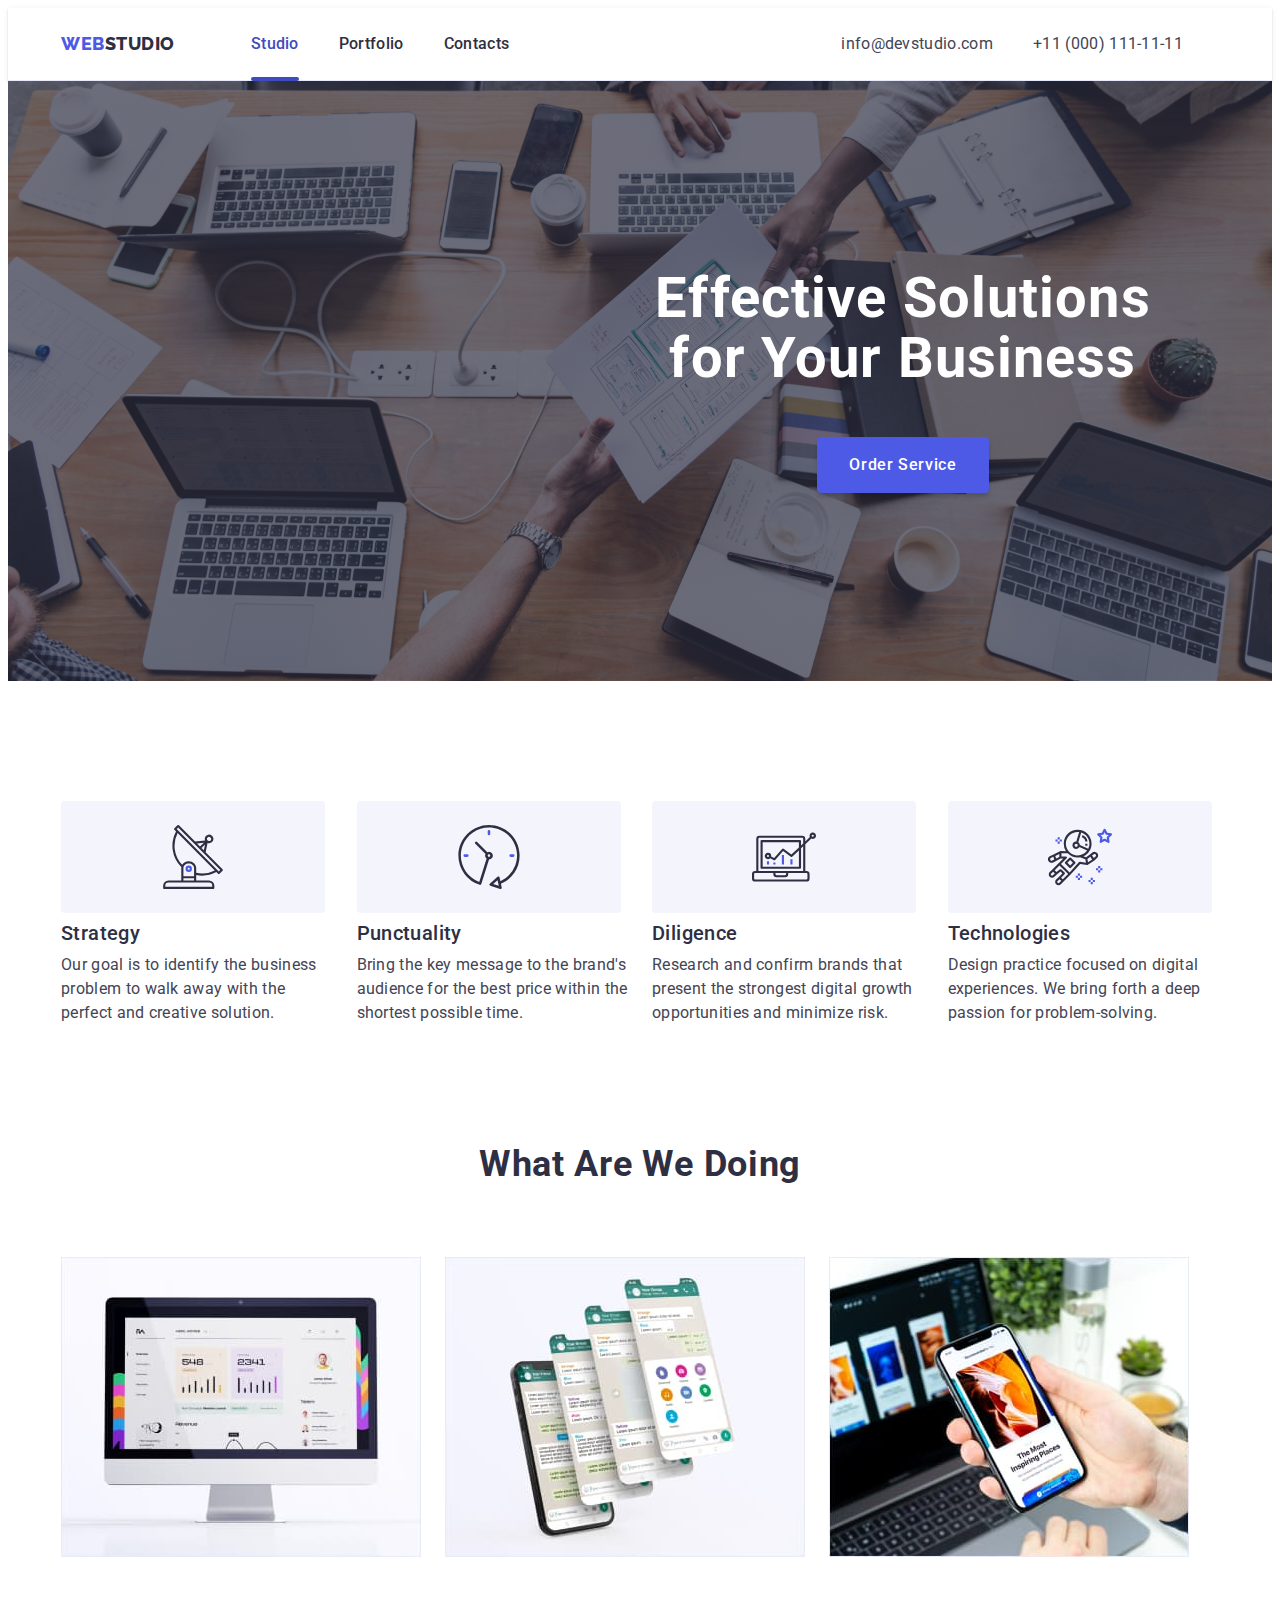
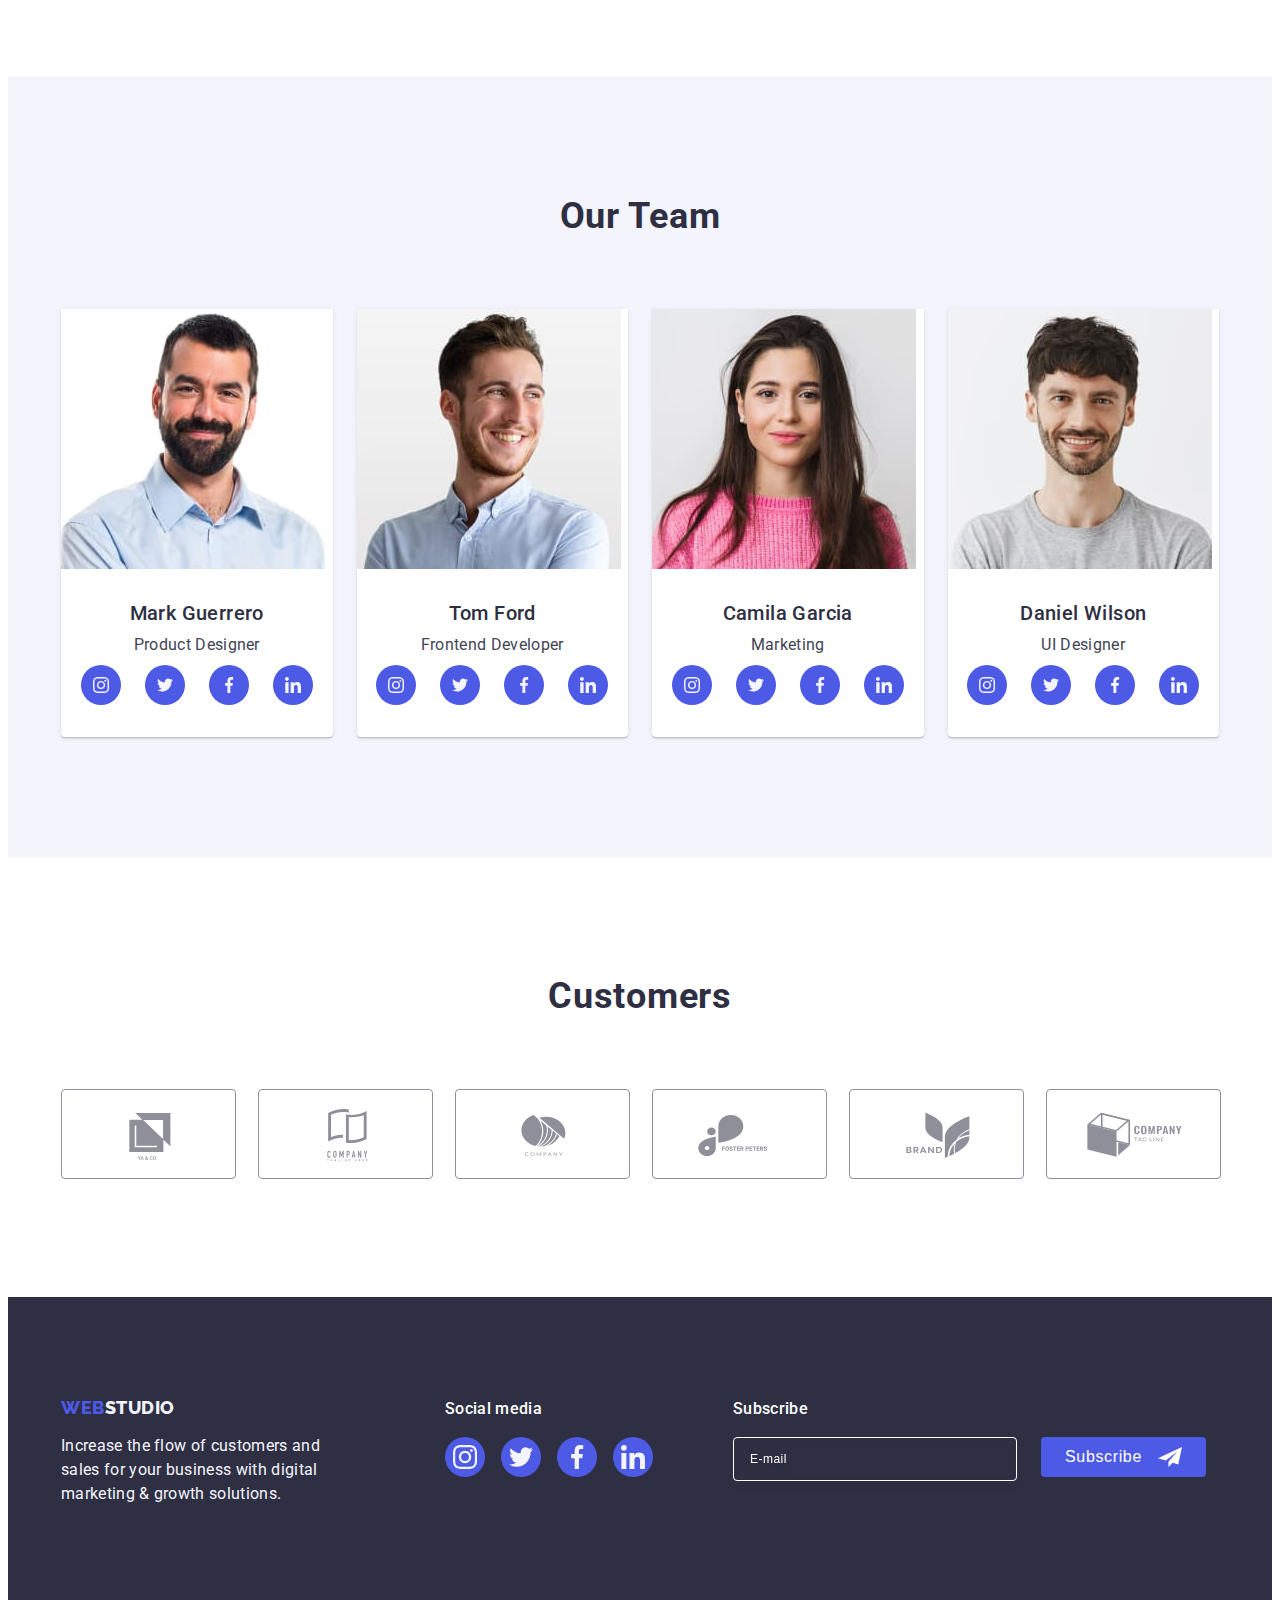
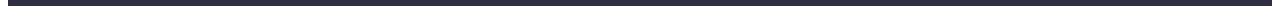
<file: index.html>
<!DOCTYPE html>
<html lang="en">
<head>
    <meta charset="UTF-8">
    <meta http-equiv="X-UA-Compatible" content="IE=edge">
    <meta name="viewport" content="width=device-width, initial-scale=1.0">
    <link rel="preconnect" href="https://fonts.googleapis.com">
    <link rel="preconnect" href="https://fonts.gstatic.com" crossorigin>
    <link href="https://fonts.googleapis.com/css2?family=Raleway:wght@800&family=Roboto:wght@400;500;700&display=swap"
        rel="stylesheet">
    <title>Web Studio</title>
    <link rel="stylesheet" href="https://cdnjs.cloudflare.com/ajax/libs/modern-normalize/2.0.0/modern-normalize.min.css"
        integrity="sha512-4xo8blKMVCiXpTaLzQSLSw3KFOVPWhm/TRtuPVc4WG6kUgjH6J03IBuG7JZPkcWMxJ5huwaBpOpnwYElP/m6wg=="
        crossorigin="anonymous" referrerpolicy="no-referrer" />
    <link rel="stylesheet" href="./css/styles.css">
</head>
<body>
    <header class="header">
        <div class="container header-container">
            <nav class="header-navigation list">
            <a href="./index.html" class="header-logo link">Web<span class="header-logo-sp">Studio</span></a>
            <ul class="main-list list">
                <li class="header-menu-item link"><a class="header-menu link current" href="./index.html">Studio</a></li>
                <li class="header-menu-item link"><a class="header-menu link " href="./portfolio.html">Portfolio</a></li>
                <li class="header-menu-item link"><a class="header-menu link " href="">Contacts</a></li>
            </ul>
            </nav>
            <address class="address">
            <ul class="address-list list">
                <li class="header-address-item link"><a class="header-address link" href="mailto:info@devstudio.com">info@devstudio.com</a></li>
                <li class="header-address-item link"><a class="header-address link" href="tel:+110001111111">+11 (000) 111-11-11</a></li>
            </ul>
            </address>
        </div>
    </header>

    <main>
        <section class="hero">
            <div class="container hero-container">
                <h1 class="hero-title">Effective Solutions for Your Business </h1>
                <button type="button" class="hero-btn" data-modal-open>Order Service</button>
            </div>
        </section>
        <section class="benefits">
            <div class="container">
                <h2 hidden class="visually-hidden">Our advantages</h2>
                <ul class="benefits-list list">
                    <li class="benefits-item">
                        <div class="benefits-item-con">
                            <svg class="benefits-itom-icon" width="64" height="64">
                                <use href="./images/icons.svg#icon-antenna-1"></use>
                            </svg>
                        </div>
                        <h3 class="benefits-subtitle">Strategy</h3>
                        <p class="benefits-item-text">Our goal is to identify the business
                        problem to walk away with the perfect and creative solution.</p>
                    </li>
                    <li class="benefits-item">
                        <div class="benefits-item-con">
                            <svg class="benefits-itom-icon" width="64" height="64">
                                <use href="./images/icons.svg#icon-clock-1"></use>
                            </svg>
                        </div>
                        <h3 class="benefits-subtitle">Punctuality</h3>
                        <p class="benefits-item-text">Bring the key message to the brand's audience for the best price within the shortest possible time.</p>
                    </li>
                    <li class="benefits-item">
                        <div class="benefits-item-con">
                            <svg class="benefits-itom-icon" width="64" height="64">
                                <use href="./images/icons.svg#icon-diagram-1"></use>
                            </svg>
                        </div>
                        <h3 class="benefits-subtitle">Diligence</h3>
                        <p class="benefits-item-text">Research and confirm brands that present the strongest digital growth opportunities and minimize risk.</p>
                    </li>
                    <li class="benefits-item">
                        <div class="benefits-item-con">
                            <svg class="benefits-itom-icon" width="64" height="64">
                                <use href="./images/icons.svg#icon-astronaut-1"></use>
                            </svg>
                        </div>
                        <h3 class="benefits-subtitle">Technologies</h3>
                        <p class="benefits-item-text">Design practice focused on digital experiences. We bring forth a deep passion for problem-solving.</p>
                    </li>
                </ul>
            </div>
        </section>
        <section class="our-activity">
            <div class="container">
                <h2 class="activity">What are we doing</h2>
                <ul class="activity-list list">
                    <li class="activity-item"><img src="./images/img1.jpg" alt="computer screen" width="360" height="300"/></li>
                    <li class="activity-item"><img src="./images/img2.jpg" alt="many smartphone windows" width="360" height="300"/></li>
                    <li class="activity-item"><img src="./images/img3.jpg" alt="smartphone screen" width="360" height="300"/></li>
                </ul>
            </div>
        </section>
        <section class="team">
            <div class="container">
                <h2 class="team-title">Our Team</h2>
                <ul class="team-list list">
                    <li class="team-item">
                        <img src="./images/MarkGuerrero.jpg" alt="Mark Guerrero" width="264" height="260"/>
                            <div class="container-team">
                            <h3 class="team-subtitle">Mark Guerrero</h3>
                            <p class="team-item-text">Product Designer</p>
                            <ul class="soc-icon">
                                <li class="soc-icon-team">
                                    <a class="sending" href="">
                                        <svg class="icons-soc" width="16" height="16">
                                            <use href="./images/icons.svg#icon-instagram"></use>
                                        </svg>
                                    </a>
                                </li>
                                <li class="soc-icon-team">
                                    <a class="sending" href="">
                                        <svg class="icons-soc" width="16" height="16">
                                            <use href="./images/icons.svg#icon-twitter"></use>
                                        </svg>
                                    </a>
                                </li>
                                <li class="soc-icon-team">
                                    <a class="sending" href="">
                                        <svg class="icons-soc" width="16" height="16">
                                            <use href="./images/icons.svg#icon-facebook"></use>
                                        </svg>
                                    </a>
                                </li>
                                <li class="soc-icon-team">
                                    <a class="sending" href="">
                                        <svg class="icons-soc" width="16" height="16">
                                            <use href="./images/icons.svg#icon-linkedin"></use>
                                        </svg>
                                    </a>
                                </li>
                            </ul>
                            </div>
                    </li>
                    <li class="team-item">
                        <img src="./images/TomFord.jpg" alt="Tom Ford" width="264" height="260"/>
                            <div class="container-team">
                                <h3 class="team-subtitle">Tom Ford</h3>
                                <p class="team-item-text">Frontend Developer</p>
                                <ul class="soc-icon">
                                    <li class="soc-icon-team">
                                        <a class="sending" href="">
                                            <svg class="icons-soc" width="16" height="16">
                                                <use href="./images/icons.svg#icon-instagram"></use>
                                            </svg>
                                        </a>
                                    </li>
                                    <li class="soc-icon-team">
                                        <a class="sending" href="">
                                            <svg class="icons-soc" width="16" height="16">
                                                <use href="./images/icons.svg#icon-twitter"></use>
                                            </svg>
                                        </a>
                                    </li>
                                    <li class="soc-icon-team">
                                        <a class="sending" href="">
                                            <svg class="icons-soc" width="16" height="16">
                                                <use href="./images/icons.svg#icon-facebook"></use>
                                            </svg>
                                        </a>
                                    </li>
                                    <li class="soc-icon-team">
                                        <a class="sending" href="">
                                            <svg class="icons-soc" width="16" height="16">
                                                <use href="./images/icons.svg#icon-linkedin"></use>
                                            </svg>
                                        </a>
                                    </li>
                                </ul>
                            </div>
                    </li>
                    <li class="team-item">
                        <img src="./images/CamilaGarcia.jpg" alt="Camila Garcia" width="264" height="260"/>
                            <div class="container-team">
                                <h3 class="team-subtitle">Camila Garcia</h3>
                                <p class="team-item-text">Marketing</p>
                                <ul class="soc-icon">
                                    <li class="soc-icon-team">
                                        <a class="sending" href="">
                                            <svg class="icons-soc" width="16" height="16">
                                                <use href="./images/icons.svg#icon-instagram"></use>
                                            </svg>
                                        </a>
                                    </li>
                                    <li class="soc-icon-team">
                                        <a class="sending" href="">
                                            <svg class="icons-soc" width="16" height="16">
                                                <use href="./images/icons.svg#icon-twitter"></use>
                                            </svg>
                                        </a>
                                    </li>
                                    <li class="soc-icon-team">
                                        <a class="sending" href="">
                                            <svg class="icons-soc" width="16" height="16">
                                                <use href="./images/icons.svg#icon-facebook"></use>
                                            </svg>
                                        </a>
                                    </li>
                                    <li class="soc-icon-team">
                                        <a class="sending" href="">
                                            <svg class="icons-soc" width="16" height="16">
                                                <use href="./images/icons.svg#icon-linkedin"></use>
                                            </svg>
                                        </a>
                                    </li>
                                </ul>
                            </div>
                    </li>
                    <li class="team-item">
                        <img src="./images/DanielWilson.jpg" alt="Daniel Wilson" width="264" height="260"/>
                            <div class="container-team">
                                <h3 class="team-subtitle">Daniel Wilson</h3>
                                <p class="team-item-text">UI Designer</p>
                                <ul class="soc-icon">
                                    <li class="soc-icon-team">
                                        <a class="sending" href="">
                                            <svg class="icons-soc" width="16" height="16">
                                                <use href="./images/icons.svg#icon-instagram"></use>
                                            </svg>
                                        </a>
                                    </li>
                                    <li class="soc-icon-team">
                                        <a class="sending" href="">
                                            <svg class="icons-soc" width="16" height="16">
                                                <use href="./images/icons.svg#icon-twitter"></use>
                                            </svg>
                                        </a>
                                    </li>
                                    <li class="soc-icon-team">
                                        <a class="sending" href="">
                                            <svg class="icons-soc" width="16" height="16">
                                                <use href="./images/icons.svg#icon-facebook"></use>
                                            </svg>
                                        </a>
                                    </li>
                                    <li class="soc-icon-team">
                                        <a class="sending" href="">
                                            <svg class="icons-soc" width="16" height="16">
                                                <use href="./images/icons.svg#icon-linkedin"></use>
                                            </svg>
                                        </a>
                                    </li>
                                </ul>
                            </div>
                    </li>
                </ul>
            </div>
        </section>
        <section class="customers">
            
            <div class="container">
                <h2 class="coustomers-title">Customers</h2>
                <ul class="coustomers-list">
                    <li class="coustomers-item">
                        <a class="companies" href="">
                            <svg class="company" width="104" height="56">
                                <use href="./images/icons.svg#icon-Logo"></use>
                            </svg>
                        </a>
                    </li>
                    <li class="coustomers-item">
                        <a class="companies" href="">
                            <svg class="company" width="104" height="56">
                                <use href="./images/icons.svg#icon-Logo-1"></use>
                            </svg>
                        </a>
                    </li>
                    <li class="coustomers-item">
                        <a class="companies" href="">
                            <svg class="company" width="104" height="56">
                                <use href="./images/icons.svg#icon-Logo-2"></use>
                            </svg>
                        </a>
                    </li>
                    <li class="coustomers-item">
                        <a class="companies" href="">
                            <svg class="company" width="104" height="56">
                                <use href="./images/icons.svg#icon-Logo-3"></use>
                            </svg>
                        </a>
                    </li>
                    <li class="coustomers-item">
                        <a class="companies" href="">
                            <svg class="company" width="104" height="56">
                                <use href="./images/icons.svg#icon-Logo-4"></use>
                            </svg>
                        </a>
                    </li>
                    <li class="coustomers-item">
                        <a class="companies" href="">
                            <svg class="company" width="104" height="56">
                                <use href="./images/icons.svg#icon-Logo-5"></use>
                            </svg>
                        </a>
                    </li>
                </ul>
            </div>

        </section>
    </main>
    <footer class="footer">
        <div class="footer-container container">
            <div class="footer-container-left">
            <a href="./index.html" class="footer-logo link">Web<span class="fotter-logo-sp">Studio</span></a>
            <p class="footer-text">
                Increase the flow of customers and sales for your business with digital marketing & growth solutions.
            </p> 
            </div>           
            <div class="footer-social">
                <p class="footer-main">Social media</p>
            
            <ul class="footer-list">
                <li class="footer-icons">
                    <a class="icons" href="">
                        <svg class="icons-footer" width="24" height="24">
                            <use href="./images/icons.svg#icon-instagram"></use>
                        </svg>
                    </a>
                </li>
                <li class="footer-icons">
                    <a class="icons" href="">
                        <svg class="icons-footer" width="24" height="24">
                            <use href="./images/icons.svg#icon-twitter"></use>
                        </svg>
                    </a>
                </li>
                <li class="footer-icons">
                    <a class="icons" href="">
                        <svg class="icons-footer" width="24" height="24">
                            <use href="./images/icons.svg#icon-facebook"></use>
                        </svg>
                    </a>
                </li>
                <li class="footer-icons">
                    <a class="icons" href="">
                        <svg class="icons-footer" width="24" height="24">
                            <use href="./images/icons.svg#icon-linkedin"></use>
                        </svg>
                    </a>
                </li>
            </ul>
            </div>
            <div class="footer-sub">
                <p class="footer-sub-text">Subscribe</p>
                <form class="footer-sub-form">
                    <label class="footer-sub-label">
                        <input name="sub-input" type="email" class="footer-sub-input" placeholder="E-mail" id="sub-input"/>
                    </label>
                    <button type="submit" class="sub-btn">Subscribe
                        <svg class="btn-svg" width="24" height="24">
                            <use href="./images/icons.svg#icon-subscribe"></use>
                        </svg>
                    </button>
                </form>
            </div>
        </div>
    </footer>
    <div class="backdrop is-hidden" data-modal>
        <div class="modal">
            <button type="button" class="modal-btn" data-modal-close>
                <svg class="button-icon" width="8" height="8">
                    <use href="./images/icons.svg#icon-close-black"></use>
                </svg>
            </button>
            
            
            <p class="modal-title">Leave your contacts and we will call you back</p>
            <form class="modal-form" name="call-back">

                <div class="modal-field">
                    <label class="form-label" for="user-name">Name</label>
                    <div class="input-svg">
                        <input type="text" name="user-name" class="modal-input" id="user-name" >
                        <svg  class="input-icon" width="18" height="24">
                            <use href="./images/icons.svg#icon-person"></use>
                        </svg>
                    </div>
                </div> 

                <div class="modal-field">
                    <label class="form-label" for="user-tel">Phone</label>
                    <div class="input-svg">
                        <input type="tel"  name="user-tel" class="modal-input" id="user-tel"> 
                        <svg class="input-icon"  width="18" height="24">
                            <use href="./images/icons.svg#icon-phone"></use>
                        </svg>
                    </div>
                </div>

                <div class="modal-field">
                <label class="form-label" for="user-email">Email</label>
                    <div class="input-svg">
                        <input type="email" name="user-email" class="modal-input" id="user-email">
                        <svg  class="input-icon" width="18" height="24">
                            <use href="./images/icons.svg#icon-email"></use>
                        </svg>
                    </div>
                </div>

                <div class="modal-textarea-comment">
                    <label class="form-label" for="user-comment">Comment</label>
                    <textarea name="user-comment" placeholder="Text input" class="modal-textarea" id="user-comment"></textarea>
                </div>

                <div class="modal-checkbox">
                    <input type="checkbox" name="user-privacy" id="user-privacy" class="input-check visually-hidden" value="true" >
                    <label for="user-privacy" class="check-text"> 
                        <span class="user-privacy-span">
                            <svg class="check-icon" width="10" height="8">
                                <use href="./images/icons.svg#icon-Vector"></use>
                            </svg>
                        </span>
                        I accept the terms and conditions of the&nbsp;<a href='' class="police">Privacy Policy </a> 
                    </label>
                </div>
                <button type="submit" class="modal-send-btn">Send</button>
            </form>
        </div>
    </div>
    <script src="./js/modal.js"></script>
</body>
</html>
</file>
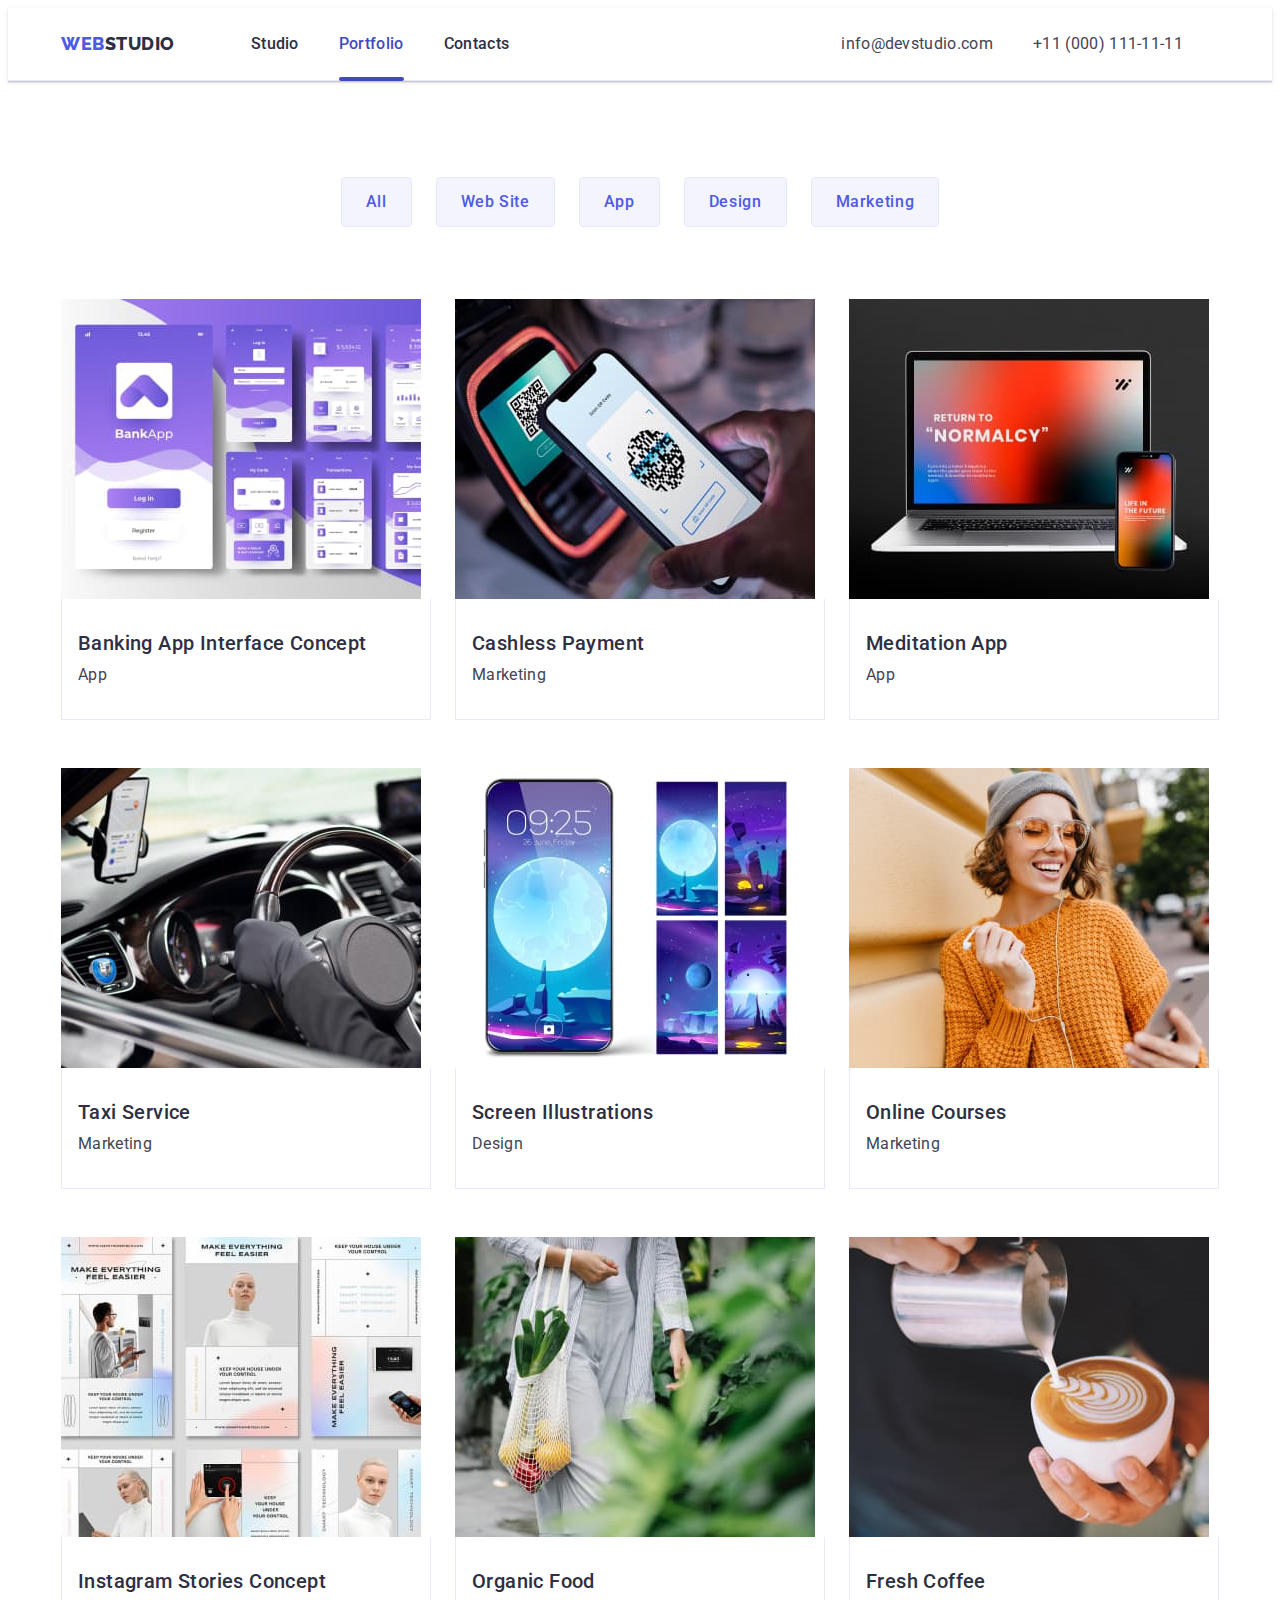
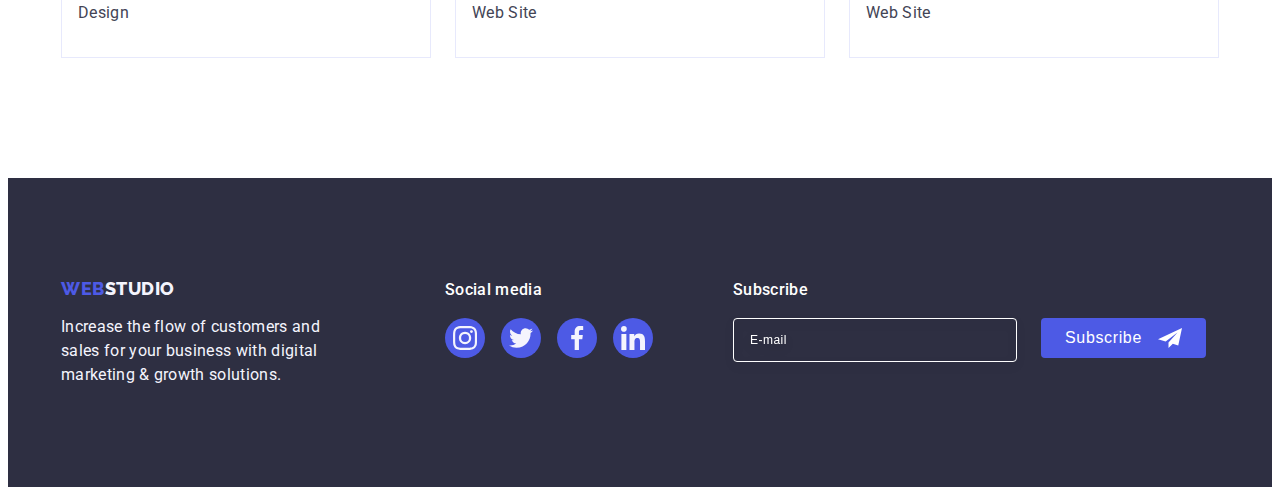
<file: portfolio.html>
<!DOCTYPE html>
<html lang="en">

<head>
    <meta charset="UTF-8">
    <meta http-equiv="X-UA-Compatible" content="IE=edge">
    <meta name="viewport" content="width=device-width, initial-scale=1.0">
    <link rel="preconnect" href="https://fonts.googleapis.com">
    <link rel="preconnect" href="https://fonts.gstatic.com" crossorigin>
    <link href="https://fonts.googleapis.com/css2?family=Raleway:wght@800&family=Roboto:wght@400;500;700&display=swap"
        rel="stylesheet">
    <title>Web Studio</title>
    <link rel="stylesheet" href="https://cdnjs.cloudflare.com/ajax/libs/modern-normalize/2.0.0/modern-normalize.min.css"
        integrity="sha512-4xo8blKMVCiXpTaLzQSLSw3KFOVPWhm/TRtuPVc4WG6kUgjH6J03IBuG7JZPkcWMxJ5huwaBpOpnwYElP/m6wg=="
        crossorigin="anonymous" referrerpolicy="no-referrer" />
    <link rel="stylesheet" href="./css/styles.css">
</head>

<body>
    <header class="header">
        <div class="container header-container">
            <nav class="header-navigation list">
                <a href="./index.html" class="header-logo link">Web<span class="header-logo-sp">Studio</span></a>
                <ul class="main-list list">
                    <li class="header-menu-item link"><a class="header-menu link" href="./index.html">Studio</a></li>
                    <li class="header-menu-item link"><a class="header-menu link current" href="./portfolio.html">Portfolio</a></li>
                    <li class="header-menu-item link"><a class="header-menu link" href="">Contacts</a></li>
                </ul>
            </nav>
            <address class="address">
                <ul class="address-list list">
                    <li class="header-address-item link"><a class="header-address link"
                            href="mailto:info@devstudio.com">info@devstudio.com</a></li>
                    <li class="header-address-item link"><a class="header-address link" href="tel:+110001111111">+11 (000)
                            111-11-11</a></li>
                </ul>
            </address>
        </div>
    </header>

    <main>
            <section class="categories">
                <div class="container">
                    <h1 hidden class="visually-hidden">Categories</h1>
                    <ul class="categories-list list">
                        <li class="categories-item"><button type="button" class="categories-btn">All</button></li>
                        <li class="categories-item"><button type="button" class="categories-btn">Web Site</button></li>
                        <li class="categories-item"><button type="button" class="categories-btn">App</button></li>
                        <li class="categories-item"><button type="button" class="categories-btn">Design</button></li>
                        <li class="categories-item"><button type="button" class="categories-btn">Marketing</button></li>
                    </ul>
                
                     <ul class="cateries-photo list">
                        <li class="categoties-link link">
                            <a href="./index.html" class="product link">
                                <div class="product-cover-div">
                                <img src="./images/banking-img.jpg" alt="banking app" width="360" height="300" />
                                <!-- <div class="product-cover-block"> -->
                                    <p class="product-cover-title">14 Stylish and User-Friendly App Design Concepts · Task Manager App · Calorie Tracker App · Exotic Fruit Ecommerce App ·
                                    Cloud Storage App</p>
                                <!-- </div> -->
                                </div>
                                <div class="container-product">
                                <h2 class="product-subtitle">Banking App Interface Concept</h2>
                                <p class="product-text">App</p>
                                </div>
                            </a>
                        </li>
                        <li class="categoties-link link">
                            <a href="./index.html" class="product link">
                            <div class="product-cover-div">
                            <img src="./images/cashless-img.jpg" alt="Cashless Payment" width="360" height="300" />
                            <!-- <div class="product-cover-block"> -->
                                <p class="product-cover-title">14 Stylish and User-Friendly App Design Concepts · Task Manager App · Calorie Tracker
                                    App · Exotic Fruit Ecommerce App ·
                                    Cloud Storage App</p>
                            <!-- </div> -->
                            </div>
                            <div class="container-product">
                            <h2 class="product-subtitle">Cashless Payment</h2>
                            <p class="product-text">Marketing</p>
                            </div>
                            </a>
                        </li>
                        <li class="categoties-link link">
                            <a href="./index.html" class="product link">
                            <div class="product-cover-div">
                            <img src="./images/meditation-img.jpg" alt="Meditation App" width="360" height="300" />
                                <!-- <div class="product-cover-block"> -->
                                    <p class="product-cover-title">14 Stylish and User-Friendly App Design Concepts · Task Manager App · Calorie Tracker
                                        App · Exotic Fruit Ecommerce App ·
                                        Cloud Storage App</p>
                                <!-- </div> -->
                            </div>
                            <div class="container-product">
                            <h2 class="product-subtitle">Meditation App</h2>
                            <p class="product-text">App</p>
                            </div>
                            </a>
                        </li>
                        <li class="categoties-link link">
                            <a href="./index.html" class="product link">
                            <div class="product-cover-div">
                            <img src="./images/taxi-img.jpg" alt="Taxi Servic" width="360" height="300" />
                            <!-- <div class="product-cover-block"> -->
                                <p class="product-cover-title">14 Stylish and User-Friendly App Design Concepts · Task Manager App · Calorie Tracker
                                    App · Exotic Fruit Ecommerce App ·
                                    Cloud Storage App</p>
                            <!-- </div> -->
                            </div>
                            <div class="container-product">
                            <h2 class="product-subtitle">Taxi Service</h2>
                            <p class="product-text">Marketing</p>
                            </div>
                            </a>
                        </li>
                        <li class="categoties-link link">
                            <a href="./index.html" class="product link">
                            <div class="product-cover-div">
                            <img src="./images/scren-img.jpg" alt="Screen Illustrations" width="360" height="300" />
                            <!-- <div class="product-cover-block"> -->
                                <p class="product-cover-title">14 Stylish and User-Friendly App Design Concepts · Task Manager App · Calorie Tracker
                                    App · Exotic Fruit Ecommerce App ·
                                    Cloud Storage App</p>
                            <!-- </div> -->
                            </div>
                            <div class="container-product">
                            <h2 class="product-subtitle">Screen Illustrations</h2>
                            <p class="product-text">Design</p>
                            </div>
                            </a>
                        </li>
                        <li class="categoties-link link">
                            <a href="./index.html" class="product link">
                            <div class="product-cover-div">
                            <img src="./images/online-img.jpg" alt="Online Courses" width="360" height="300" />
                            <!-- <div class="product-cover-block"> -->
                                <p class="product-cover-title">14 Stylish and User-Friendly App Design Concepts · Task Manager App · Calorie Tracker
                                    App · Exotic Fruit Ecommerce App ·
                                    Cloud Storage App</p>
                            <!-- </div> -->
                            </div>
                            <div class="container-product">
                            <h2 class="product-subtitle">Online Courses</h2>
                            <p class="product-text">Marketing</p>
                            </div>
                            </a>
                        </li>
                        <li class="categoties-link link">
                            <a href="./index.html" class="product link">
                            <div class="product-cover-div">
                            <img src="./images/instagram-img.jpg" alt="Instagram Stories" width="360" height="300" />
                                <!-- <div class="product-cover-block"> -->
                                    <p class="product-cover-title">14 Stylish and User-Friendly App Design Concepts · Task Manager App · Calorie Tracker
                                        App · Exotic Fruit Ecommerce App ·
                                        Cloud Storage App</p>
                                <!-- </div> -->
                            </div>
                            <div class="container-product">
                            <h2 class="product-subtitle">Instagram Stories Concept</h2>
                            <p class="product-text">Design</p>
                            </div>
                            </a>
                        </li>
                        <li class="categoties-link link">
                            <a href="./index.html" class="product link">
                            <div class="product-cover-div">
                            <img src="./images/organicfood-img.jpg" alt="Organic Food" width="360" height="300" />
                            <!-- <div class="product-cover-block"> -->
                                <p class="product-cover-title">14 Stylish and User-Friendly App Design Concepts · Task Manager App · Calorie Tracker
                                    App · Exotic Fruit Ecommerce App ·
                                    Cloud Storage App</p>
                            <!-- </div> -->
                            </div>
                            <div class="container-product">
                            <h2 class="product-subtitle">Organic Food</h2>
                            <p class="product-text">Web Site</p>
                            </div>
                            </a>
                        </li>
                        <li class="categoties-link link">
                            <a href="./index.html" class="product link">
                            <div class="product-cover-div">
                            <img src="./images/freshcoffe-img.jpg" alt="Coffee" width="360" height="300" />
                            <!-- <div class="product-cover-block"> -->
                                <p class="product-cover-title">14 Stylish and User-Friendly App Design Concepts · Task Manager App · Calorie Tracker
                                    App · Exotic Fruit Ecommerce App ·
                                    Cloud Storage App</p>
                            <!-- </div> -->
                            </div>
                            <div class="container-product">
                            <h2 class="product-subtitle">Fresh Coffee</h2>
                            <p class="product-text">Web Site</p>
                            </div>
                            </a>
                        </li>
                </ul>
            </div>
    </section>
    </main>
    <footer class="footer">
        <div class="footer-container container">
            <div class="footer-container-left">
                <a href="./index.html" class="footer-logo link">Web<span class="fotter-logo-sp">Studio</span></a>
                <p class="footer-text">
                    Increase the flow of customers and sales for your business with digital marketing & growth solutions.
                </p>
            </div>
            <div class="footer-social">
                <p class="footer-main">Social media</p>
        
                <ul class="footer-list">
                    <li class="footer-icons">
                        <a class="icons" href="">
                            <svg class="icons-footer" width="24" height="24">
                                <use href="./images/icons.svg#icon-instagram"></use>
                            </svg>
                        </a>
                    </li>
                    <li class="footer-icons">
                        <a class="icons" href="">
                            <svg class="icons-footer" width="24" height="24">
                                <use href="./images/icons.svg#icon-twitter"></use>
                            </svg>
                        </a>
                    </li>
                    <li class="footer-icons">
                        <a class="icons" href="">
                            <svg class="icons-footer" width="24" height="24">
                                <use href="./images/icons.svg#icon-facebook"></use>
                            </svg>
                        </a>
                    </li>
                    <li class="footer-icons">
                        <a class="icons" href="">
                            <svg class="icons-footer" width="24" height="24">
                                <use href="./images/icons.svg#icon-linkedin"></use>
                            </svg>
                        </a>
                    </li>
                </ul>
                </div>
                <div class="footer-sub">
                    <p class="footer-sub-text">Subscribe</p>
                    <form class="footer-sub-form">
                        <label class="footer-sub-label">
                            <input name="sub-input" type="email" class="footer-sub-input" placeholder="E-mail" id="sub-input" />
                        </label>
                        <button type="submit" class="sub-btn">Subscribe
                            <svg class="btn-svg" width="24" height="24">
                                <use href="./images/icons.svg#icon-subscribe"></use>
                            </svg>
                        </button>
                    </form>
                </div>
            </div>
    </footer>
</body>

</html>
</file>
<file: css/styles.css>
:root {
--title-color: #2E2F42;
--main-text-color: #434455;
--second-text-color: #ffffff;
--pressed-state: #404BBF;
--transition: 250ms cubic-bezier(0.4, 0, 0.2, 1);

}
.visually-hidden {
    position: absolute;
    width: 1px;
    height: 1px;
    margin: -1px;
    border: 0;
    padding: 0;

    white-space: nowrap;
    clip-path: inset(100%);
    clip: rect(0 0 0 0);
    overflow: hidden;
}
p,h1,h2,h3,h4,h5,h6 {
    margin-top: 0;
    margin-bottom: 0;
}
body {
    font-family: 'Roboto', sans-serif;
    color: #434455;
    background-color:#FFFFFF;
}
a {
    text-decoration: none;
}
ul {
    list-style-type: none;
    margin-top: 0;
    margin-bottom: 0;
    padding-left: 0;
}
.link{
    text-decoration: none;
}
.list {
    list-style: none;
}
img {
    display: block;
}
.container {
    width: 1158px;
    padding-left: 15px;
    padding-right: 15px;
    margin: 0 auto;
}
.header {
    border-bottom: 1px solid #E7E9FC;
    box-shadow: 0px 2px 1px rgba(46, 47, 66, 0.08), 0px 1px 1px rgba(46, 47, 66, 0.16), 0px 1px 6px rgba(46, 47, 66, 0.08);
}
.header-logo {
    font-family: 'Raleway', sans-serif;
    font-style: normal;
    font-weight: 800;
    font-size: 18px;
    line-height: 1.17;
    letter-spacing: 0.03em;
    color: #4d5ae5;
    text-transform: uppercase;
    margin-right: 76px;
}
.header-logo span {
    color: #2E2F42;
}
.main-list {
    display: flex;
    gap: 40px;
}
.header-container {
    display: flex;
    align-items: center;

}
.header-navigation {
    display: flex;
    align-items: center;
justify-content:space-between;
}
.header-menu-item {
    font-weight: 500;
    font-size: 16px;
    line-height: 1.5;
    letter-spacing: 0.02em;
    color: var(--title-color);
    transition: color 250ms cubic-bezier(0.4, 0, 0.2, 1)
}
.header-menu-item:is(:hover, :focus) {
    color: var(--pressed-state);
 
}
.header-menu {
    display: block;
    color: var(--title-color);
    padding-top: 24px;
    padding-bottom: 24px;
    transition: color 250ms cubic-bezier(0.4, 0, 0.2, 1);

}
.header-menu:is(:hover, :focus) {
    color: var(--pressed-state);
}
.current {
    position: relative;
    color: #404bbf
}
.current::after {
    content: '';
    position: absolute;
    width: 100%;
    height: 4px;
    background-color: #404BBF;
    border-radius: 2px;
    left: 0;
    bottom: -1px;
}
.address {
    font-style: normal;
    margin-left: 332px;
}
.address-list {
    display: flex;
    gap: 40px;

}
.header-address{
    font-weight: 400;
    font-size: 16px;
    line-height: 1.5;
    letter-spacing: 0.02em;
    color: var(--main-text-color);
    font-style: normal;
    transition: color 250ms cubic-bezier(0.4, 0, 0.2, 1);
}
.header-address:is(:hover, :focus){
    color: var(--pressed-state);
}
.header-address-item {
transition: color 250ms cubic-bezier(0.4, 0, 0.2, 1)
}
.hero {
background-image: linear-gradient( rgba(46, 47, 66, 0.7), rgba(46, 47, 66, 0.7)), url(../images/people-office1.jpg);
background-repeat: no-repeat;
background-position: center;
background-size: cover;
text-align: center;
padding: 188px 0;
max-width: 1440px;
margin: 0 auto;
}
.hero-container {
    display: flex;
    flex-direction: column;
    padding: 0 316px;
    max-width: 1440px;
}
.hero-title {
        font-weight: 700;
        font-size: 56px;
        line-height: 1.07;
        letter-spacing: 0.02em;
        color: #FFFFFF;
        text-align: center;
        max-width: 496px ;
        margin-bottom: 48px;
        margin-left: auto;
        margin-right: auto;

}

.hero-btn {
        display: block;
        min-width: 169px;
        height: 56px;
       font-family: inherit;
        font-weight: 500;
        font-size: 16px;
        line-height: 1.5; 
        letter-spacing: 0.04em;
        color: #FFFFFF;
        cursor: pointer;
        text-align: center;
        background-color: #4D5AE5;
        border-radius: 4px;
        border: none;
        padding: 16px 32px;
        align-self: center;
        box-shadow: 0px 4px 4px  rgba(0, 0, 0, 0.15);
        transition: background-color 250ms cubic-bezier(0.4, 0, 0.2, 1);
}
.hero-btn:is(:hover, :focus){
    background-color: #404BBF
}
.advantages {
    visibility: hidden;
}
.benefits {
    padding-top: 120px;
    padding-bottom: 60px;
}
.benefits-list {
    display: flex;
    gap: 24px;
}
.benefits-subtitle {        
        font-weight: 500;
        font-size: 20px;
        line-height: 1.2;
        letter-spacing: 0.02em;
        color: var(--title-color);
        margin-bottom: 8px;
}
.benefits-item {
    width: calc((100% - 72px) /4);
}
.benefits-item-con {
    width: 264px;
    height: 112px;
    background: #F4F4FD;
    border-radius: 4px;
    margin-bottom: 8px;
    background-repeat: no-repeat;
    background-position: center;
    display: flex;
    align-items: center;
    justify-content: center;
}
.benefits-item-text {
        font-size: 16px;
        line-height: 1.5;
        letter-spacing: 0.02em;
        color: var(--main-text-color);
}
.our-activity{
    padding-top: 60px;
    padding-bottom: 120px;
    
}
.activity {
        font-weight: 700;
        font-size: 36px;
        line-height: 1.11;
        letter-spacing: 0.02em;
        color: var(--title-color);
        text-align: center;
        text-transform: capitalize;
        margin-bottom: 72px;
}
.activity-list {
    display: flex;
    gap:24px;
}
.activity.item {
    width: calc((100% - 24px *2) /3);
}
.team {
    background-color: #F4F4FD;
    padding-bottom: 120px;
    padding-top: 120px;
}

.team-title {
        font-weight: 700;
        font-size: 36px;
        line-height: 1.11;
        letter-spacing: 0.02em;
        color: var(--title-color);
        text-align: center;
        text-transform: capitalize;
        margin-bottom: 72px;
}
.team-list {
    display: flex;
    gap: 24px;
}


.team-item { 
       background-color: #FFFFFF;
       width: calc((100% - 24px * 3) / 4);
        border-radius: 0px 0px 4px 4px;
        box-shadow: 0px 1px 6px rgba(46, 47, 66, 0.08),
            0px 1px 1px rgba(46, 47, 66, 0.16),
            0px 2px 1px rgba(46, 47, 66, 0.08);
    }
.container-team {
    padding: 32px 0 32px
}

.team-subtitle {
        font-weight: 500;
        font-size: 20px;
        line-height: 1.2;
        letter-spacing: 0.02em;
        text-align: center;
        color: var(--title-color);
        margin-bottom: 8px;


}

.team-item-text {
        font-size: 16px;
        line-height: 1.5;
        letter-spacing: 0.02em;
        text-align: center;
        color: var(--main-text-color);
        padding-bottom: 8px;
}
.soc-icon {
    justify-content: center;
    gap: 24px;
    display: flex;
}


.sending {
    width: 100%;
    height: 100%;
    background-color: #4D5AE5;
    width: 40px;
    height: 40px;
    border-radius: 50%;
    display: flex;
    align-items: center; justify-content: center;    
    transition: background-color 250ms cubic-bezier(0.4, 0, 0.2, 1), border-color 250ms cubic-bezier(0.4, 0, 0.2, 1), color 250ms cubic-bezier(0.4, 0, 0.2, 1);
}
.sending:hover {
background-color: #404bbf;
border-color: #404bbf;
color: #404bbf;
}
.sending:focus {
    background-color: #404bbf;
    border-color: #404bbf;
    color: #404bbf;
}

.icons-soc {
    fill:#F4F4FD;
}
.customers {
    padding-top: 120px;
    padding-bottom: 120px;
}
.coustomers-title {
    font-weight: 700;
    font-size: 36px;
    line-height: 111%;
    text-align: center;
    letter-spacing: 0.02em;
    color: #2E2F42;
    margin-bottom: 72px

}
.coustomers-list {
    display: flex;
    gap: 24px;
    justify-content: center;
    align-items: center;
}
.coustomers-item {
    width: calc((100% - 120px) / 6);
    height: 88px;
    border-radius: 4px;
    transition: color 250ms linear;
    transition-timing-function: (0.4, 0, 0.2, 1);
    transition: border-color 250ms cubic-bezier(0.4, 0, 0.2, 1),
        color 250ms cubic-bezier(0.4, 0, 0.2, 1);
}

.companies {
    width: 100%;
    height: 100%;
    display: flex;
    align-items: center;
    justify-content: center;
    border: 1px solid #8e8f99;
    border-radius: 4px;
    color:#8e8f99;
    transition: border-color 250ms cubic-bezier(0.4, 0, 0.2, 1),
        color 250ms cubic-bezier(0.4, 0, 0.2, 1);
}
.companies:is(:hover, :focus) {
    border-color: #404bbf;
    color: #404bbf;

}
.company {
    fill: currentColor;
}
.footer{
        background-color: #2E2F42;
        padding-top: 100px;
        padding-bottom: 100px;
}
.footer-logo {
    font-family: 'Raleway', sans-serif;
    font-style: normal;
    font-weight: 800;
    font-size: 18px;
    line-height: 1.17;
    letter-spacing: 0.03em;
    color: #4D5AE5;
    text-transform: uppercase;
    display: inline-block;
    margin-bottom: 16px;
}
.footer-logo span{
    color: #F4F4FD;
}
.footer-text {
        font-size: 16px;
        line-height: 1.5;
        letter-spacing: 0.02em;
        color: #F4F4FD;
        max-width: 264px;
}
.footer-container {
    display: flex;
    align-items: baseline;
}
.footer-container-left {
    margin-right: 120px;
}
.footer-main{
    font-weight: 500;
    font-size: 16px;
    line-height: 150%;
    letter-spacing: 0.02em;
    color: #FFFFFF;
    margin-bottom: 16px;
}
.footer-list {
    display: flex;
    gap: 16px;

}
.footer-icons {
    width: 40px;
    height: 40px;
}
.footer-sub {
    margin-left: 80px;
}

.footer-sub-text {
    font-weight: 500;
    font-size: 16px;
    line-height: 1.5;
    letter-spacing: 0.02em;
    color: #FFFFFF;
    margin-bottom: 16px;
}

.footer-sub-form {
    display: flex;
    gap: 24px;
}



.footer-sub-input {
    width: 264px;
    height: 40px;
    border: 1px solid #FFFFFF;
    filter: drop-shadow(0px 4px 4px rgba(0, 0, 0, 0.15));
    border-radius: 4px;
    border: 1px solid #FFFFFF;
    background-color: transparent;
    font-weight: 400;
    font-size: 12px;
    display: flex;
    align-items: center;
    letter-spacing: 0.04em;
    color: #FFFFFF;
    padding-left: 16px;
    line-height: 1.5;
}
.footer-sub-input::placeholder {
    color: #FFFFFF;
}


.sub-btn {
    font-weight: 500;
    font-size: 16px;
    line-height: 1.5;
    display: flex;
    align-items: center;
    text-align: center;
    letter-spacing: 0.04em;
    color: #FFFFFF;
    min-width: 165px;
    height: 40px;
    align-items:center;
    justify-content: center;
    cursor: pointer;
    background-color: #4D5AE5;
    border-radius: 4px;
    border: none;
    transition: background-color 250ms cubic-bezier(0.4, 0, 0.2, 1), 
        border 250ms cubic-bezier(0.4, 0, 0.2, 1);
}
.sub-btn:is(:hover, :focus) {
    background-color: #404bbf;
    border: none;
}
.btn-svg {
    margin-left: 16px;
    fill: #FFFFFF;
}
.icons {
    width: 100%;
    height: 100%;
    background-color: #4d5ae5;
    border-radius: 50%;
    display: flex;
    align-items: center;
    justify-content: center;
    transition: background-color 250ms cubic-bezier(0.4, 0, 0.2, 1);
}
.icons:is(:hover, :focus) {
    background-color: #31d0aa;
}
.icons-footer {
    fill:#f4f4fd;
}
.categories {
    padding-top: 96px;
    padding-bottom: 120px;
}
.categories-list {
    display: flex;
    gap: 24px;
    justify-content: center;
    margin-bottom: 72px;
}
.categories-btn { 
        font-family: 'Roboto', sans-serif;
        font-style: normal;
        font-weight: 500;
        font-size: 16px;
        line-height: 1.5;
        letter-spacing: 0.04em;
        color: #4D5AE5;
        cursor: pointer;
        background-color: #F4F4FD;
        border: 1px solid #E7E9FC;
        border-radius: 4px;
        padding: 12px 24px;
        transition: color 250ms cubic-bezier(0.4, 0, 0.2, 1),
            background-color 250ms cubic-bezier(0.4, 0, 0.2, 1),
            border-color 250ms cubic-bezier(0.4, 0, 0.2, 1),
            box-shadow 250ms cubic-bezier(0.4, 0, 0.2, 1);
        
    }
.categories-btn:is(:hover, :focus){
    border: 1px solid transparent;
}


.categories-btn:is(:hover, :focus) {
    color: #FFFFFF;
    background-color:#404BBF;
    box-shadow: 0px 3px 1px rgba(0, 0, 0, 0.1), 0px 2px 1px rgba(0, 0, 0, 0.08), 0px 2px 2px rgba(0, 0, 0, 0.12);
}
.cateries-photo {
    display: flex;
    flex-wrap: wrap;
    gap: 24px;
    row-gap: 48px;
}
.categoties-link {
    width: calc((100% - 24px * 2) / 3);

}
.categoties-link:hover .product-cover-block {
    transform: translate(0);
}
.container-product {
    padding: 32px 16px;
    border: 1px solid #e7e9fc;
    border-top: none;
}

 

.product-subtitle {
        font-weight: 500;
        font-size: 20px;
        line-height: 1.2;
        letter-spacing: 0.02em;
        color: var(--title-color);
        margin-bottom: 8px
}
.product {
    display: block;
    transition: box-shadow 250ms cubic-bezier(0.4, 0, 0.2, 1);

}
.product:is(:hover, :focus) {
    box-shadow:0px 1px 6px rgba(46, 47, 66, 0.08), 0px 1px 1px rgba(46, 47, 66, 0.16), 0px 2px 1px rgba(46, 47, 66, 0.08);
   
}
.product:hover .product-cover-title,
.product:focus .product-cover-title {
    transform: translateY(0);
}
.product-text {
        font-weight: 400;
        font-size: 16px;
        line-height: 1.5;
        letter-spacing: 0.02em;
        color: var(--main-text-color);


}
.product-text:is(:hover, :focus) {
    transform: translateY(0%);

}
.product-cover-title {
    position: absolute;
    font-weight: 400;
        font-size: 16px;
        line-height: 150%;
        letter-spacing: 0.02em;
        color: #F4F4FD;
        top: 0;
        height: 100%;
        width: 100%;
        transform: translateY(100%);
        transition: transform 250ms cubic-bezier(0.4, 0, 0.2, 1);
        padding: 40px 32px;
        background-color: #4d5ae5;
        overflow: auto;

}

.product-cover-block {
    position: absolute;
    background-color: #4D5AE5;
    top: 0;
    left: 0;
    padding: 40px 32px 164px 32px;
    transform: translateY(100%);
    transition: transform 250ms linear;
    transition-timing-function: (0.4, 0, 0.2, 1);
}
.product-cover-div {
     position: relative;
     overflow: hidden;
}

.backdrop {
    position: fixed;
    top: 0;
    z-index: 2;
    width: 100%;
    height: 100%;
    background-color: #2E2F4266;
    transition: opacity 250ms cubic-bezier(0.4, 0, 0.2, 1), visibility 250ms cubic-bezier(0.4, 0, 0.2, 1);
}
.backdrop.is-hidden .modal {
    transform: translate(-50%, -50%) scale(0);
}
.modal { 
    position: absolute;
    top: 50%;
    left: 50%;
    transform: translate(-50%, -50%) scale(1);
    transition: transform 250ms cubic-bezier(0.4, 0, 0.2, 1);
    width: 408px;
    min-height: 584px;
    background-color: #FCFCFC;
    border-radius: 4px;
    box-shadow:  0px 1px 1px rgba(0, 0, 0, 0.14), 0px 1px 3px rgba(0, 0, 0, 0.12), 0px 2px 1px rgba(0, 0, 0, 0.2);
    padding-top: 72px;
    padding-left: 24px;
    padding-right: 24px;
    padding-bottom: 24px;
}
.modal-btn {
    background-color: #E7E9FC;
    border: 1px solid rgba(0, 0, 0, 0.1);
    border-radius: 50%;
    position: absolute;
    top: 24px;
    right: 24px;
    width: 24px;
    height: 24px;
    display: flex;
    align-items: center;
    justify-content: center;
    padding: 0;
    cursor: pointer;
    transition: background-color 250ms cubic-bezier(0.4, 0, 0.2, 1), border 250ms cubic-bezier(0.4, 0, 0.2, 1);
    color:#2E2F42;
}
.modal-btn:is(:hover,:focus) {
    background-color: #404bbf;
    border: none;
    fill: #ffffff;
}
.button-icon {
    transition: fill 250ms cubic-bezier(0.4, 0, 0.2, 1);
}
.is-hidden {
    visibility: hidden;
    opacity: 0;
    pointer-events: none;
}
.modal-title {
    font-family: 'Roboto';
    font-style: normal;
    font-weight: 500;
    font-size: 16px;
    line-height: 150%;
    text-align: center;
    letter-spacing: 0.02em;
    color: #2E2F42;
    max-width: 360px;
    margin-bottom: 16px;
}

.modal-field {
        margin-bottom: 8px;
}
.modal-input {
    width: 100%;
    height: 40px;
    background-color: transparent;
    outline: transparent;
    border: 1px solid rgba(46, 47, 66, 0.4);
    border-radius: 4px;
    padding-left: 38px;
    padding-right: 24px;
    display: block;
    transition: border-color 250ms cubic-bezier(0.4, 0, 0.2, 1);
}
.modal-input:focus {
    border-color: #4D5AE5;
}
.modal-input:focus +.input-icon{
    fill: #4D5AE5;
}
.form-label {
    font-weight: 400;
    font-size: 12px;
    line-height: 1.17;
    letter-spacing: 0.04em;
    margin-bottom: 4px;
    color:#8e8f99;
    display: block;
}

.input-svg {
    position: relative;
}

.input-icon {
    position: absolute;
    left: 16px;
    top: 50%;
    transform: translateY(-50%);
    fill: #2E2F42;
    transition: fill 250ms cubic-bezier(0.4, 0, 0.2, 1);
}
.modal-textarea-comment {
    margin-bottom: 16px;
}
.modal-textarea {
    width: 100%;
    height: 120px;
    background-color: transparent;
    outline: transparent;
    border: 1px solid rgba(46, 47, 66, 0.4);
    border-radius: 4px;
    padding: 8px 16px;
    display: block;
    resize: none;
        font-size: 12px;
        line-height: 1.17;
        letter-spacing: 0.04em;
        color: rgba(46, 47, 66, 0.4);
        margin-bottom: 4px; 
    transition: border-color 250ms cubic-bezier(0.4, 0, 0.2, 1);
}
.modal-textarea::placeholder {
    font-size: 12px;
    line-height: 1.17;
    letter-spacing: 0.04em;
    color: rgba(46, 47, 66, 0.4);
}
.modal-textarea:focus {
    border-color: #4D5AE5;
}
.modal-checkbox {
    margin-bottom: 24px;
}
.check-text {
    font-size: 12px;
    line-height: 1.17;
    letter-spacing: 0.04em;
    color: #8E8F99;
    align-items: center;
    padding-bottom: 24px;
    align-items: center;
}

.user-privacy-span {
    width: 16px;
    height: 16px;
    border: 1px solid rgba(46, 47, 66, 0.4);
    border-radius: 2px;
    margin-right: 12px;
    align-items: center;
    justify-content: center;
    fill: transparent;
    transition: background-color 250ms cubic-bezier(0.4, 0, 0.2, 1), border 250ms cubic-bezier(0.4, 0, 0.2, 1), fill 250ms cubic-bezier(0.4, 0, 0.2, 1);
    display: inline-flex;
}
/* .check-text span {
    width: 16px;
    height: 16px;
    border: 1px solid rgba(46, 47, 66, 0.4);
    border-radius: 2px;
    margin-right: 12px;
    display: flex;
    align-items: center;
    justify-content: center;
    fill: transparent;
} */
.police {
    font-size: 12px;
    line-height: 1.33;
    letter-spacing: 0.04em;
    text-decoration-line: underline;
    color: #4D5AE5;
}
/* .check-text a {
    font-size: 12px;
    line-height: 1.33;
    letter-spacing: 0.04em;
    text-decoration-line: underline;
    color: #4D5AE5;
} */

.input-check:checked + .check-text span {
    background-color: #404BBF;
    fill: #F4F4FD;
    border: none;
}

.modal-send-btn {
    font-weight: 500;
    font-size: 16px;
    line-height: 1.5;
    display: block;
    align-items: center;
    text-align: center;
    letter-spacing: 0.04em;
    color: #FFFFFF;
    padding: 16px 32px;
    margin: 0 auto;
    border-radius: 4px;
    border: none;
    background: #4D5AE5;
    box-shadow: 0px 4px 4px rgba(0, 0, 0, 0.15);
    cursor: pointer;
    transition: background-color 250ms cubic-bezier(0.4, 0, 0.2, 1);
    min-width: 169px
}

.modal-send-btn:is(:hover, :focus) {
   background-color: #404BBF;
}
</file>
